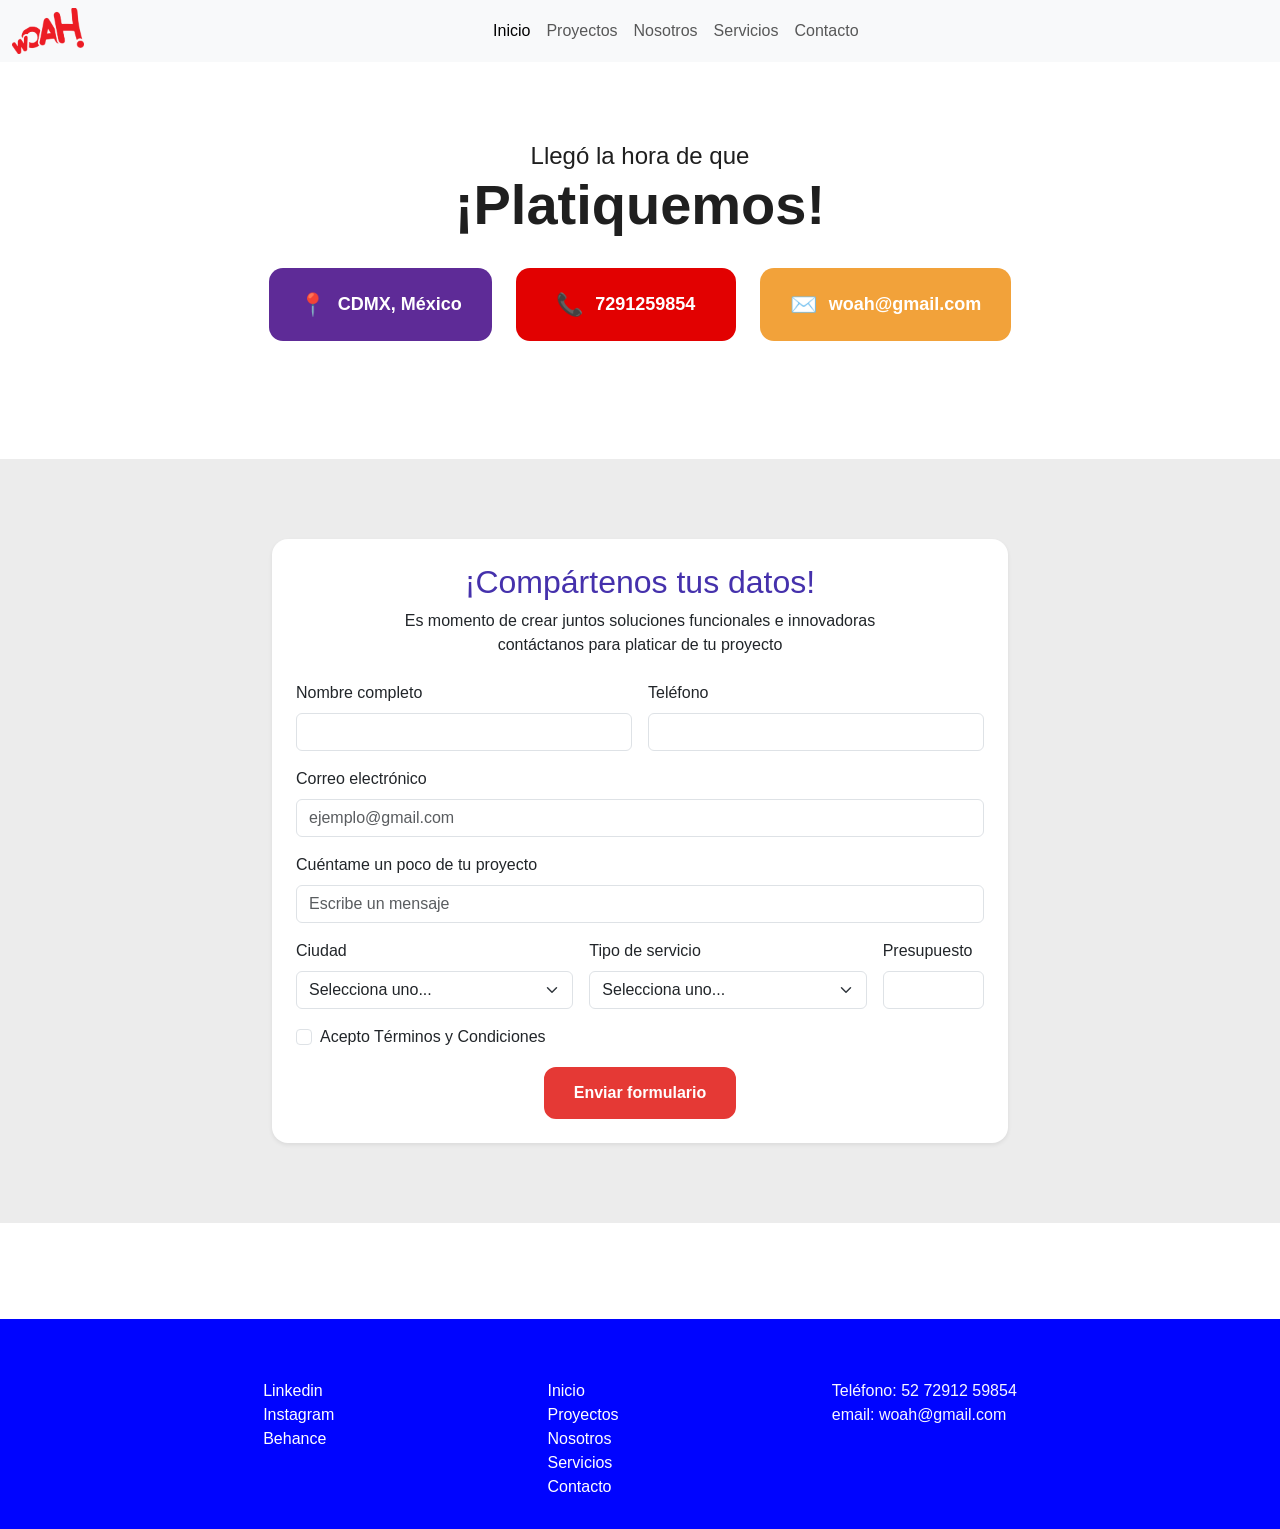
<file: pages/contacto.html>
<!DOCTYPE html>
<html lang="en">

<head>
  <meta charset="UTF-8">
  <meta name="viewport" content="width=device-width, initial-scale=1.0">
  <meta name="description" content="¿Quieres trabajar conmigo? Contáctame para colaborar en proyectos de diseño y desarrollo web o para crear nuevas experiencias digitales.">
  <meta name="author" content="Josué Rodríguez">
  <meta name="robots" content="index, follow">
  <title>PORTAFOLIO JOSUE UX UI</title>
  <link href="https://cdn.jsdelivr.net/npm/bootstrap@5.3.8/dist/css/bootstrap.min.css" rel="stylesheet"
    integrity="sha384-sRIl4kxILFvY47J16cr9ZwB07vP4J8+LH7qKQnuqkuIAvNWLzeN8tE5YBujZqJLB" crossorigin="anonymous">
  <link rel="stylesheet" href="../styles/styleswoah.css">
</head>

<body>


  <header>
    <nav class="navbar navbar-expand-lg bg-body-tertiary fixed-top">
      <div class="container-fluid">
        <img src="../img/logo rojo woah.png" alt="Woah Boutique logo" class="logo-img">
        <button class="navbar-toggler" type="button" data-bs-toggle="collapse" data-bs-target="#navbarNav"
          aria-controls="navbarNav" aria-expanded="false" aria-label="Toggle navigation">
          <span class="navbar-toggler-icon"></span>
        </button>
        <div class="justify-content-center collapse navbar-collapse" id="navbarNav">
          <ul class="navbar-nav">
            <li class="nav-item">
              <a class="nav-link active" aria-current="page" href="../index.html">Inicio</a>
            </li>
            <li class="nav-item">
              <a class="nav-link" href="../pages/proyectos.html">Proyectos</a>
            </li>
            <li class="nav-item">
              <a class="nav-link" href="../pages/nosotros.html">Nosotros</a>
            </li>
            <li class="nav-item">
              <a class="nav-link" href="../pages/servicios.html">Servicios</a>
            </li>
            <li class="nav-item">
              <a class="nav-link" href="#">Contacto</a>
            </li>
            </li>
          </ul>
        </div>
      </div>
    </nav>
  </header>

  <section>



    <main>
      <section class="contacto">
        <div class="contenedor-contacto">

          <h2 class="titulo-contacto">
            Llegó la hora de que
            <span class="titulo-grande">¡Platiquemos!</span>
          </h2>

          <div class="bloques-contacto">
            <div class="bloque-dato bloque-morado">
              <span class="icono">📍</span>
              <p class="texto-dato">CDMX, México</p>
            </div>

            <div class="bloque-dato bloque-rojo">
              <span class="icono">📞</span>
              <p class="texto-dato">7291259854</p>
            </div>

            <div class="bloque-dato bloque-naranja">
              <span class="icono">✉️</span>
              <p class="texto-dato">woah@gmail.com</p>
            </div>
          </div>

        </div>
      </section>




      <section>
        <section class="py-5 mb-5">
       <div class="container-form">
  <div class="container">
    <div class="row justify-content-center">
      <div class="col-lg-8 col-md-10">


                <div class="card shadow-sm p-4 rounded-4 border-0">

                  <h2 class="text-center mb-2">¡Compártenos tus datos!</h2>
                  <p class=" cuerpo-de-texto text-center mb-4"> Es momento de crear juntos soluciones funcionales e
                    innovadoras <br> contáctanos para platicar de tu proyecto</p>
                  <form class="row g-3">


                    <div class="col-md-6">
                      <label for="inputName" class="form-label">Nombre completo</label>
                      <input type="text" class="form-control" id="inputEmail4">
                    </div>


                    <div class="col-md-6">
                      <label for="inputTelefono" class="form-label">Teléfono</label>
                      <input type="password" class="form-control" id="inputTelefono">
                    </div>


                    <div class="col-12">
                      <label for="inputemail" class="form-label">Correo electrónico</label>
                      <input type="email" class="form-control" id="inputemail" placeholder="ejemplo@gmail.com">
                    </div>


                    <div class="col-12">
                      <label for="mensaje-proyecto" class="form-label">Cuéntame un poco de tu proyecto</label>
                      <input type="text" class="form-control" id="mensaje-proyecto" placeholder="Escribe un mensaje">
                    </div>


                    <div class="col-md-5">
                      <label for="inputciudad" class="form-label">Ciudad</label>
                      <select id="inputciudad" class="form-select">
                        <option selected>Selecciona uno...</option>
                        <option>CDMX</option>
                        <option>EdoMex</option>
                        <option>Otro</option>
                      </select>
                    </div>


                    <div class="col-md-5">
                      <label for="inputservicio" class="form-label">Tipo de servicio</label>
                      <select id="iinputservicio" class="form-select">
                        <option selected>Selecciona uno...</option>
                        <option>Diseño Web</option>
                        <option>Diseño de app mobile</option>
                        <option>Branding</option>
                        <option>Redes Sociales</option>
                      </select>
                    </div>


                    <div class="col-md-2">
                      <label for="inputpresupuesto" class="form-label">Presupuesto</label>
                      <input type="text" class="form-control" id="inputpresupuestop">
                    </div>


                    <div class="col-12">
                      <div class="form-check">
                        <input class="form-check-input" type="checkbox" id="gridCheck">
                        <label class="form-check-label" for="gridCheck">
                          Acepto Términos y Condiciones
                        </label>
                      </div>
                    </div>


                    <div class="col-12 text-center mt-3">
                      <button type="submit" class="btn btn-primary px-6">
                        Enviar formulario
                      </button>
                    </div>

                  </form>
                </div>

              </div>
            </div>
          </div>
        </section>

    </main>


    <footer>

      <div class="contenedor-footer">
        <ul class="lista-footer">
          <li> <a href="https://www.linkedin.com/in/josu%C3%A9-rodr%C3%ADguez-525868215/">Linkedin</a></li>
          <li> <a href="https://www.instagram.com/woahboutique_/?utm_source=ig_web_button_share_sheet">Instagram</a>
          </li>
          <li><a href="https://www.behance.net/memorm">Behance</a></li>
        </ul>

        <ul class="lista-footer">
          <li> <a href="../index.html">Inicio</a></li>
          <li><a href="../pages/proyectos.html">Proyectos</a></li>
          <li><a href="../pages/nosotros.html">Nosotros</a></li>
          <li><a href="../pages/servicios.html">Servicios</a></li>
          <li><a href="#">Contacto</a></li>
        </ul>

        <ul class="lista-footer">
          <li>Teléfono: 52 72912 59854</li>
          <li>email: woah@gmail.com</li>
        </ul>


      </div>

    </footer>

    <script src="https://cdn.jsdelivr.net/npm/bootstrap@5.3.8/dist/js/bootstrap.bundle.min.js"
      integrity="sha384-FKyoEForCGlyvwx9Hj09JcYn3nv7wiPVlz7YYwJrWVcXK/BmnVDxM+D2scQbITxI"
      crossorigin="anonymous"></script>
</body>

</html>
</file>
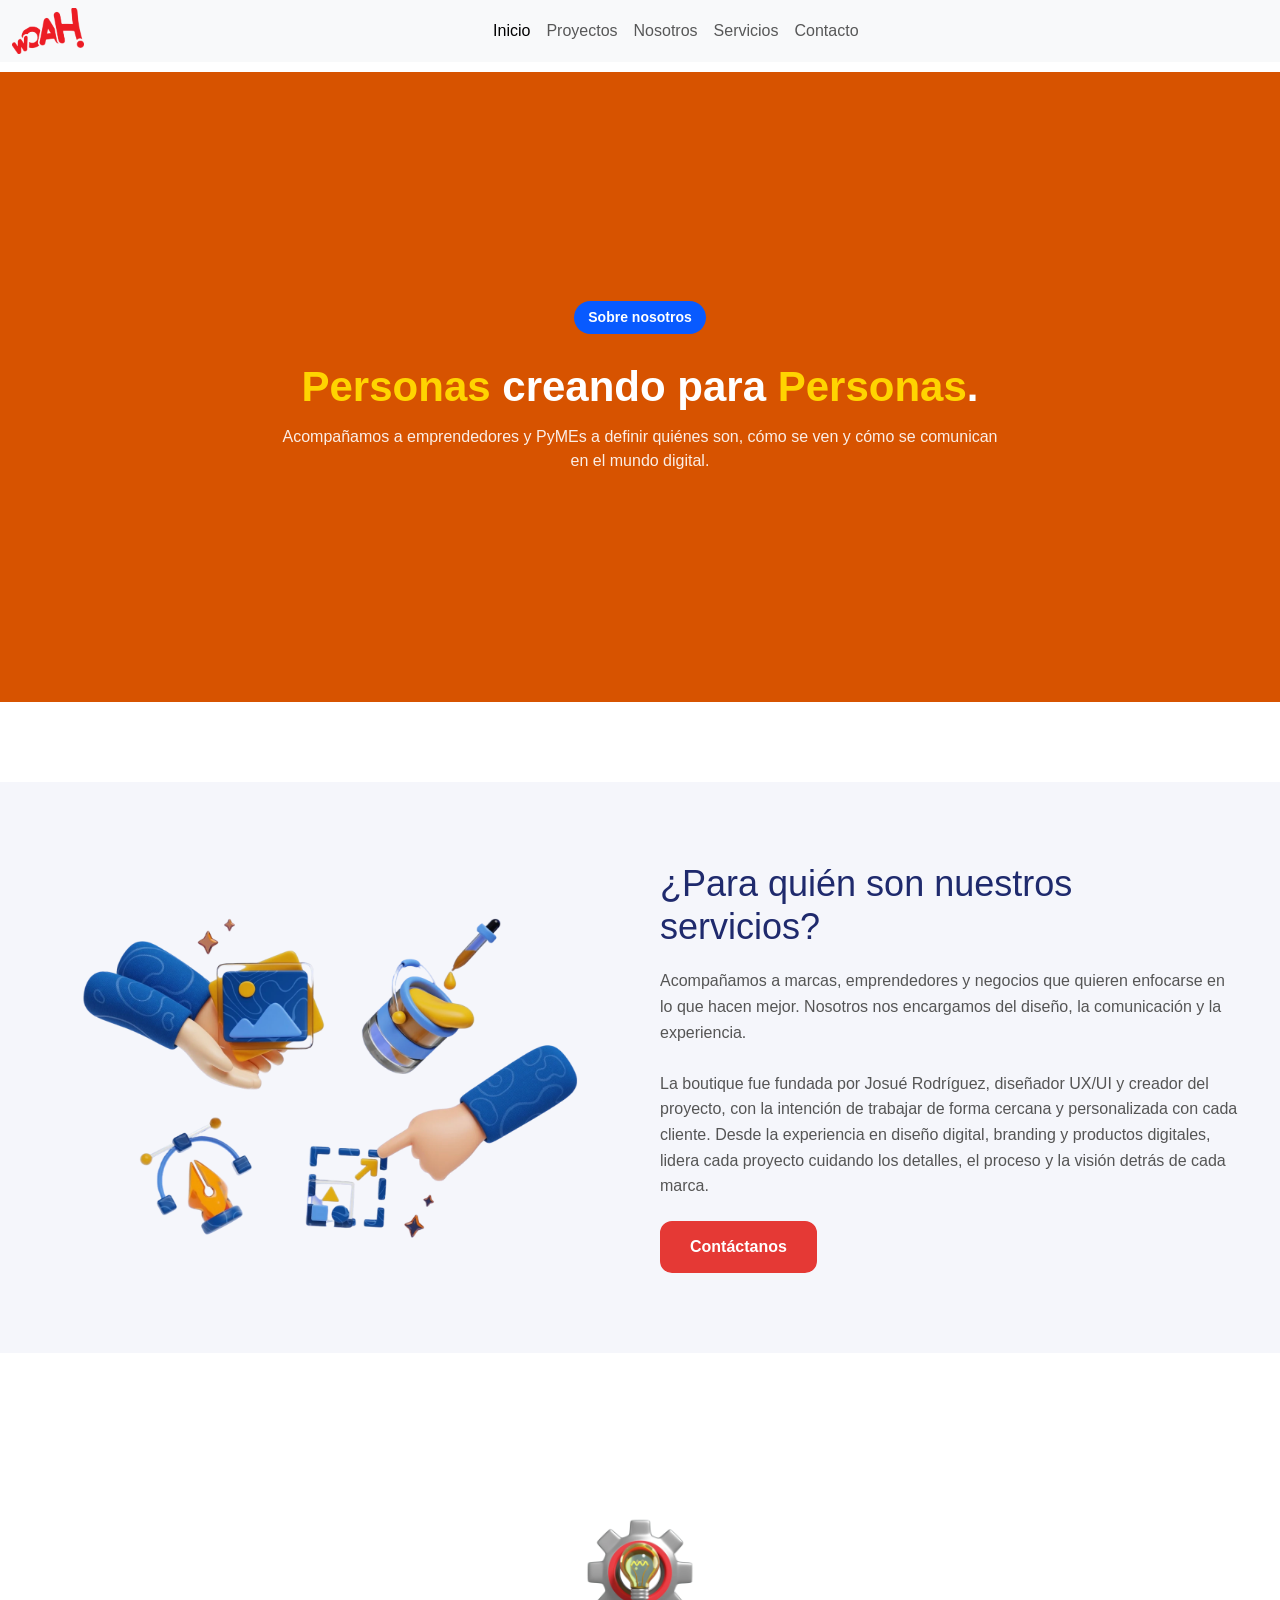
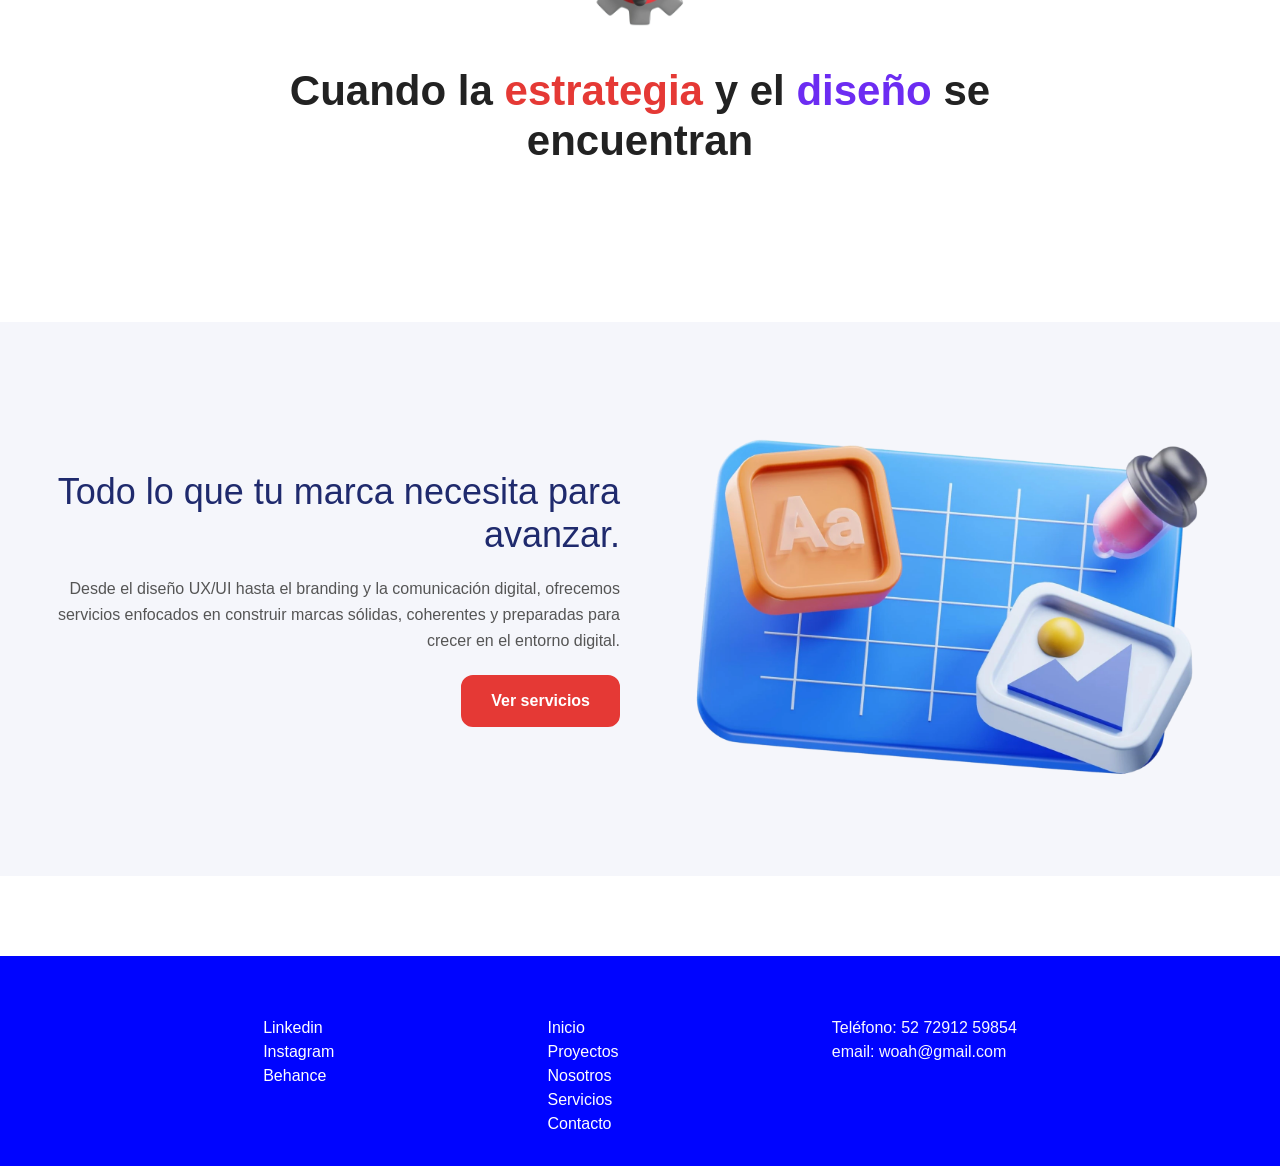
<file: pages/nosotros.html>
<!DOCTYPE html>
<html lang="en">

<head>
    <meta charset="UTF-8">
    <meta name="viewport" content="width=device-width, initial-scale=1.0">
    <meta name="description" content="Conoce a Josué, diseñador y desarrollador web apasionado por crear experiencias digitales modernas, funcionales y centradas en el usuario.">
    <meta name="author" content="Josué Rodríguez">
    <meta name="robots" content="index, follow">
    <title>PORTAFOLIO JOSUE UX UI</title>
    <link href="https://cdn.jsdelivr.net/npm/bootstrap@5.3.8/dist/css/bootstrap.min.css" rel="stylesheet"
        integrity="sha384-sRIl4kxILFvY47J16cr9ZwB07vP4J8+LH7qKQnuqkuIAvNWLzeN8tE5YBujZqJLB" crossorigin="anonymous">
    <link rel="stylesheet" href="../styles/styleswoah.css">
</head>

<body>


    <header>
        <nav class="navbar navbar-expand-lg bg-body-tertiary fixed-top">
            <div class="container-fluid">
                <img src="../img/logo rojo woah.png" alt="Woah Boutique logo" class="logo-img">
                <button class="navbar-toggler" type="button" data-bs-toggle="collapse" data-bs-target="#navbarNav"
                    aria-controls="navbarNav" aria-expanded="false" aria-label="Toggle navigation">
                    <span class="navbar-toggler-icon"></span>
                </button>
                <div class="justify-content-center collapse navbar-collapse" id="navbarNav">
                    <ul class="navbar-nav">
                        <li class="nav-item">
                            <a class="nav-link active" aria-current="page" href="../index.html">Inicio</a>
                        </li>
                        <li class="nav-item">
                            <a class="nav-link" href="../pages/proyectos.html">Proyectos</a>
                        </li>
                        <li class="nav-item">
                            <a class="nav-link" href="#">Nosotros</a>
                        </li>
                        <li class="nav-item">
                            <a class="nav-link" href="../pages/servicios.html">Servicios</a>
                        </li>
                        <li class="nav-item">
                            <a class="nav-link" href="../pages/contacto.html">Contacto</a>
                        </li>
                        </li>
                    </ul>
                </div>
            </div>
        </nav>
    </header>

    <main>
        <section class="hero-nosotros">
            <div class="hero-nos">
                <p class="hero-tag-nos">Sobre nosotros</p>

                <h1 class="hero-title">
                    <span class="acento-color">Personas</span> creando para
                    <span class="acento-color">Personas</span>.
                </h1>

                <p class="hero-subtitle">
                    Acompañamos a emprendedores y PyMEs a definir quiénes son, cómo se ven y cómo se comunican en el
                    mundo digital. </p>
            </div>
        </section>



        <section class="nosotros-historia">

            <div class="historia-contenido">


                <div class="historia-imagen">
                    <img src="../img/serv-diseno.webp" alt="Nuestra historia">
                </div>


                <div class="historia-texto">
                    <h2 class="historia-titulo">
                        ¿Para quién son nuestros servicios?
                    </h2>
                    <p>Acompañamos a marcas, emprendedores y negocios que quieren
                        enfocarse en lo que hacen mejor. Nosotros nos encargamos del
                        diseño, la comunicación y la experiencia. <br> <br>

                        La boutique fue fundada por Josué Rodríguez, diseñador UX/UI y creador del proyecto, con la
                        intención de trabajar de forma cercana y personalizada con cada cliente. Desde la experiencia en
                        diseño digital, branding y productos digitales, lidera cada proyecto cuidando los detalles, el
                        proceso y la visión detrás de cada marca.</p>

                    <a href="../pages/contacto.html" class="btn btn-primary nosotros-btn">Contáctanos</a>

                </div>
            </div>
        </section>


        <section class="seccion-frase-nosotros">
            <div class="frase-contenedor-nosotros">


                <div class="frase-imagen-nosotros">
                    <img src="../img/estrategia_y_dise_o.webp" alt="Estrategia y diseño">
                </div>


                <div class="frase-texto-nosotros">
                    <h2>
                        Cuando la
                        <span class="rojo">estrategia</span> y el
                        <span class="morado">diseño</span> se
                        encuentran
                    </h2>
                </div>

            </div>
        </section>



        <section class="nosotros-historia-2">

            <div class="historia-contenido-2">


                <div class="historia-imagen-2">
                    <img src="../img/branding-nosotros.webp" alt="Branding nosotros">
                </div>


                <div class="historia-texto-2">
                    <h2 class="historia-titulo-2">
                        Todo lo que tu marca necesita para avanzar.
                    </h2>
                    <p>Desde el diseño UX/UI hasta el branding y la comunicación digital, ofrecemos servicios enfocados
                        en construir marcas sólidas, coherentes y preparadas para crecer en el entorno digital.</p>

                    <a href="../pages/servicios.html" class="btn btn-primary nosotros-btn">Ver servicios</a>

                </div>
            </div>
        </section>





    </main>

    <footer>

        <div class="contenedor-footer">
            <ul class="lista-footer">
                <li> <a href="https://www.linkedin.com/in/josu%C3%A9-rodr%C3%ADguez-525868215/">Linkedin</a></li>
                <li> <a
                        href="https://www.instagram.com/woahboutique_/?utm_source=ig_web_button_share_sheet">Instagram</a>
                </li>
                <li><a href="https://www.behance.net/memorm">Behance</a></li>
            </ul>

            <ul class="lista-footer">
                <li> <a href="../index.html">Inicio</a></li>
                <li><a href="../pages/proyectos.html">Proyectos</a></li>
                <li><a href="#">Nosotros</a></li>
                <li><a href="../pages/servicios.html">Servicios</a></li>
                <li><a href="../pages/contacto.html">Contacto</a></li>
            </ul>

            <ul class="lista-footer">
                <li>Teléfono: 52 72912 59854</li>
                <li>email: woah@gmail.com</li>
            </ul>


        </div>

    </footer>

    <script src="https://cdn.jsdelivr.net/npm/bootstrap@5.3.8/dist/js/bootstrap.bundle.min.js"
        integrity="sha384-FKyoEForCGlyvwx9Hj09JcYn3nv7wiPVlz7YYwJrWVcXK/BmnVDxM+D2scQbITxI"
        crossorigin="anonymous"></script>
</body>

</html>
</file>
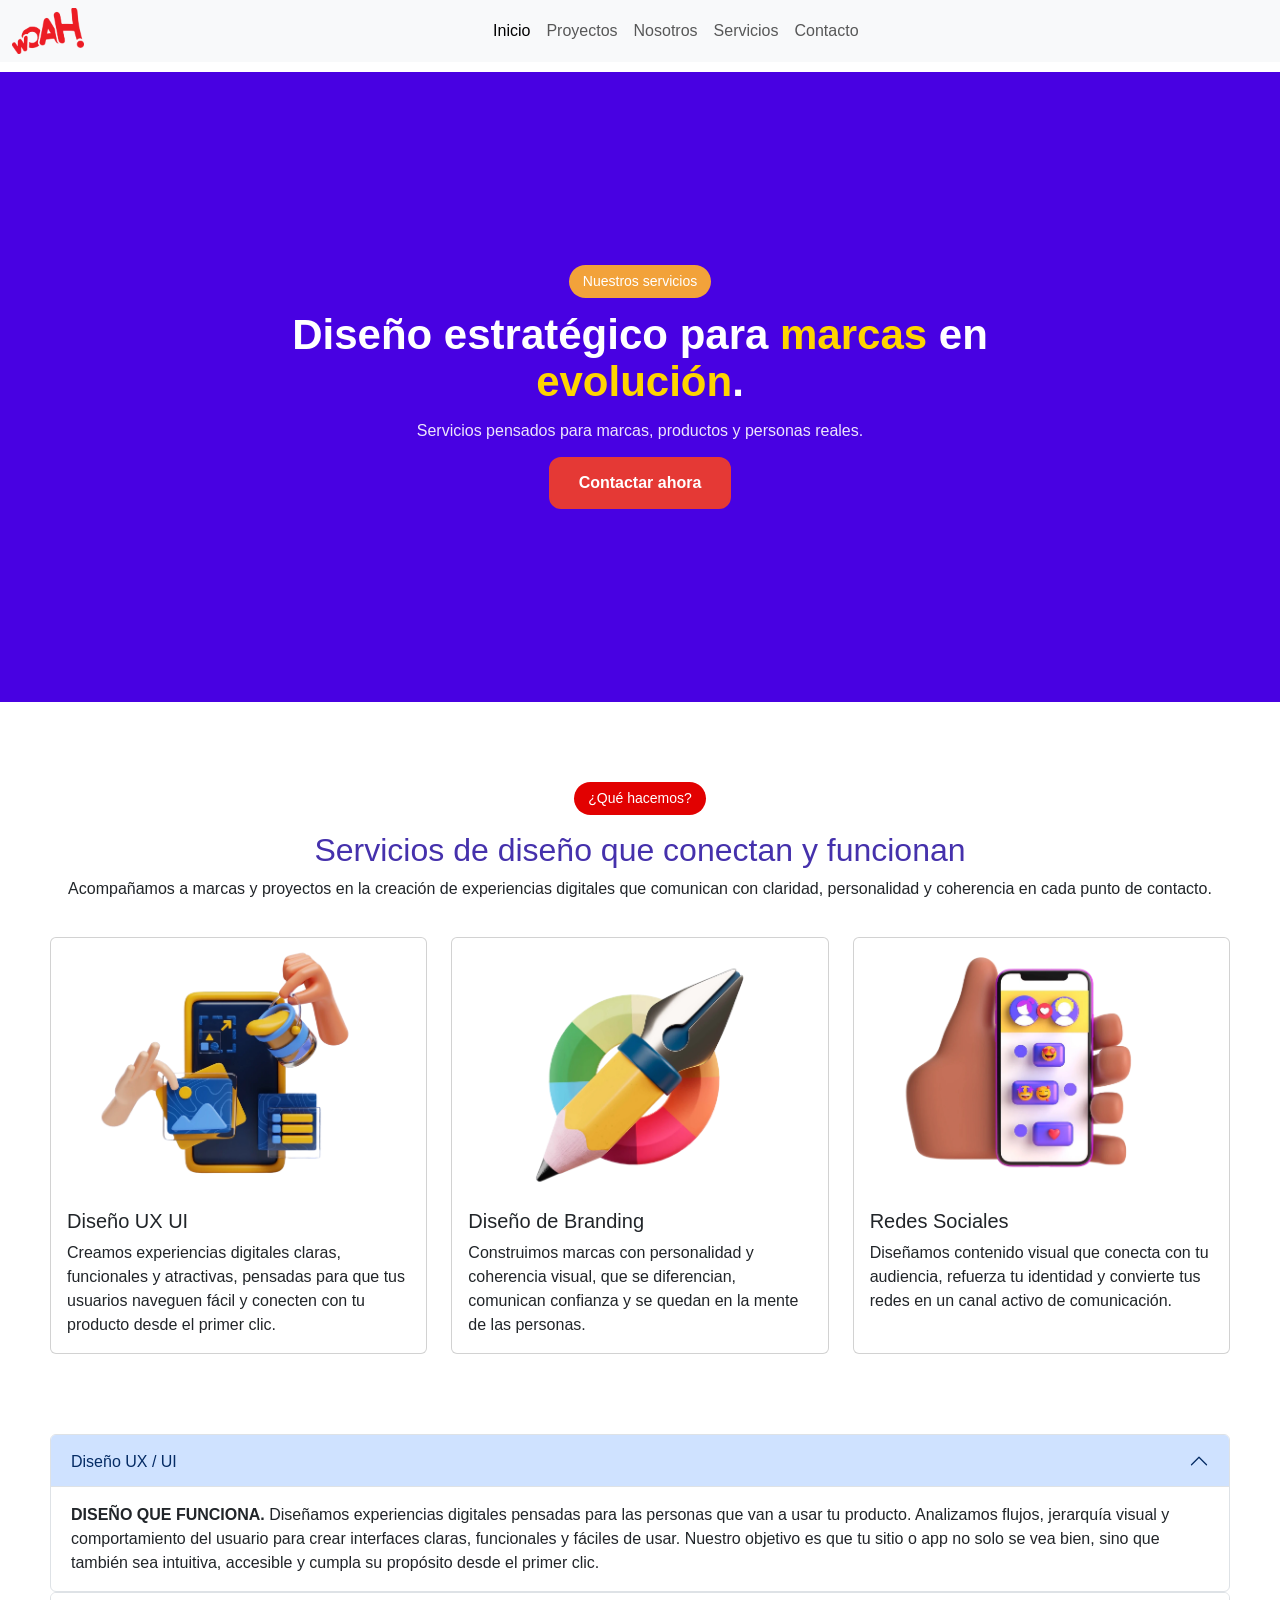
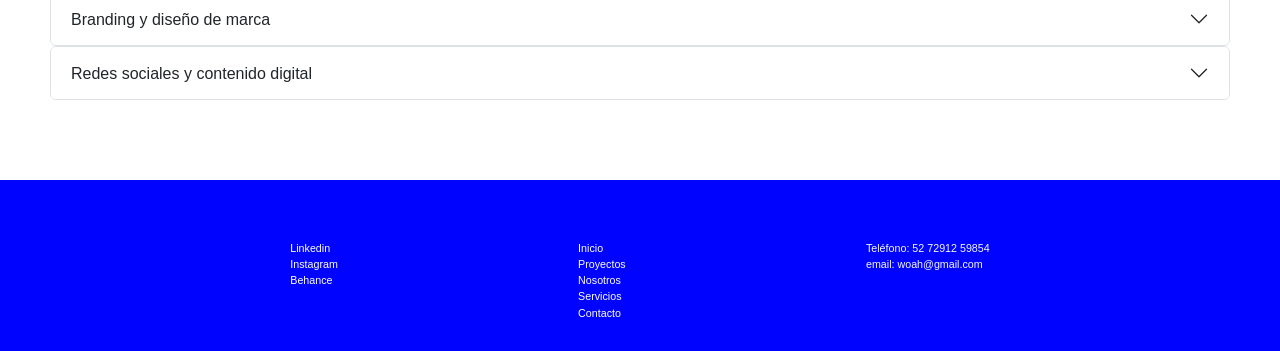
<file: pages/servicios.html>
<!DOCTYPE html>
<html lang="en">

<head>
  <meta charset="UTF-8">
  <meta name="viewport" content="width=device-width, initial-scale=1.0">
  <meta name="description" content="Servicios de diseño UX/UI y desarrollo web profesional. Ayudo a crear sitios modernos, funcionales y optimizados para ofrecer mejores experiencias digitales.">
  <meta name="author" content="Josué Rodríguez">
  <meta name="robots" content="index, follow">
  <title>PORTAFOLIO JOSUE UX UI</title>
  <link href="https://cdn.jsdelivr.net/npm/bootstrap@5.3.8/dist/css/bootstrap.min.css" rel="stylesheet"
    integrity="sha384-sRIl4kxILFvY47J16cr9ZwB07vP4J8+LH7qKQnuqkuIAvNWLzeN8tE5YBujZqJLB" crossorigin="anonymous">
  <link rel="stylesheet" href="../styles/styleswoah.css">
</head>

<body>


  <header>
    <nav class="navbar navbar-expand-lg bg-body-tertiary fixed-top">
      <div class="container-fluid">
        <img src="../img/logo rojo woah.png" alt="Woah Boutique logo" class="logo-img">
        <button class="navbar-toggler" type="button" data-bs-toggle="collapse" data-bs-target="#navbarNav"
          aria-controls="navbarNav" aria-expanded="false" aria-label="Toggle navigation">
          <span class="navbar-toggler-icon"></span>
        </button>
        <div class="justify-content-center collapse navbar-collapse" id="navbarNav">
          <ul class="navbar-nav">
            <li class="nav-item">
              <a class="nav-link active" aria-current="page" href="../index.html">Inicio</a>
            </li>
            <li class="nav-item">
              <a class="nav-link" href="../pages/proyectos.html">Proyectos</a>
            </li>
            <li class="nav-item">
              <a class="nav-link" href="../pages/nosotros.html">Nosotros</a>
            </li>
            <li class="nav-item">
              <a class="nav-link" href="#">Servicios</a>
            </li>
            <li class="nav-item">
              <a class="nav-link" href="../pages/contacto.html">Contacto</a>
            </li>
            </li>
          </ul>
        </div>
      </div>
    </nav>
  </header>

  <main>

    <section class="hero-serv">
      <div class="hero-servicios">
        <p class="hero-tag-serv">Nuestros servicios</p>

        <h1 class="hero-title">
          Diseño estratégico
          para <span class="acento-color">marcas</span> en
          <span class="acento-color">evolución</span>.
        </h1>

        <p class="hero-subtitle">
          Servicios pensados para marcas, productos y personas reales.
        </p>

        <a href="../pages/contacto.html" class="btn btn-primary hero-btn">Contactar ahora</a>
      </div>
    </section>



    <section class="intro-serv">
      <div class="serv-content">
        <p class="hero-tag-serv-intro">¿Qué hacemos?</p>
      </div>
      <div class="About us">
        <h2>Servicios de diseño que conectan y funcionan</h2>
        <p class="cuerpo-de-texto">Acompañamos a marcas y proyectos en la creación de experiencias digitales que
          comunican con claridad, personalidad y coherencia en cada punto de contacto.</p>
      </div>
      </div>
    </section>




    <section class="cards-servicios">
      <div class="row row-cols-1 row-cols-md-3 g-4">
        <div class="col">
          <div class="card h-100">
            <img src="../img/ux.webp" class="card-img-top" alt="...">
            <div class="card-body">
              <h5 class="card-title">Diseño UX UI</h5>
              <p class="card-text">Creamos experiencias digitales claras, funcionales y atractivas, pensadas para que
                tus usuarios naveguen fácil y conecten con tu producto desde el primer clic.</p>
            </div>
          </div>
        </div>
        <div class="col">
          <div class="card h-100">
            <img src="../img/branding.webp" class="card-img-top" alt="...">
            <div class="card-body">
              <h5 class="card-title">Diseño de Branding</h5>
              <p class="card-text">Construimos marcas con personalidad y coherencia visual, que se diferencian,
                comunican confianza y se quedan en la mente de las personas.</p>
            </div>
          </div>
        </div>
        <div class="col">
          <div class="card h-100">
            <img src="../img/redes_sociales.webp" class="card-img-top" alt="...">
            <div class="card-body">
              <h5 class="card-title">Redes Sociales</h5>
              <p class="card-text">Diseñamos contenido visual que conecta con tu audiencia, refuerza tu identidad y
                convierte tus redes en un canal activo de comunicación.</p>
            </div>
          </div>
        </div>
      </div>
    </section>

    <section class="acordeon">
      <div class="accordion" id="accordionExample">
        <div class="accordion-item">
          <h2 class="accordion-header">
            <button class="accordion-button" type="button" data-bs-toggle="collapse" data-bs-target="#collapseOne"
              aria-expanded="true" aria-controls="collapseOne">
              Diseño UX / UI
            </button>
          </h2>
          <div id="collapseOne" class="accordion-collapse collapse show" data-bs-parent="#accordionExample">
            <div class="accordion-body">
              <strong>DISEÑO QUE FUNCIONA.</strong> Diseñamos experiencias digitales pensadas para las personas que van
              a usar tu producto. Analizamos flujos, jerarquía visual y comportamiento del usuario para crear interfaces
              claras, funcionales y fáciles de usar.

              Nuestro objetivo es que tu sitio o app no solo se vea bien, sino que también sea intuitiva, accesible y
              cumpla su propósito desde el primer clic.<code>
      </div>
    </div>
  </div>
  <div class="accordion-item">
    <h2 class="accordion-header">
      <button class="accordion-button collapsed" type="button" data-bs-toggle="collapse" data-bs-target="#collapseTwo" aria-expanded="false" aria-controls="collapseTwo">
      Branding y diseño de marca
      </button>
    </h2>
    <div id="collapseTwo" class="accordion-collapse collapse" data-bs-parent="#accordionExample">
      <div class="accordion-body">
        <strong>IDENTIDAD PROPIA.</strong> Construimos marcas con personalidad, coherencia y una identidad visual sólida. Desde el logotipo hasta los colores, tipografías y aplicaciones, cuidamos cada detalle para que tu marca comunique quién eres y conecte con tu audiencia.

Trabajamos el diseño como una herramienta estratégica que te ayude a diferenciarte y a mantener una presencia consistente en todos tus canales.<code>
      </div>
    </div>
  </div>
  <div class="accordion-item">
    <h2 class="accordion-header">
      <button class="accordion-button collapsed" type="button" data-bs-toggle="collapse" data-bs-target="#collapseThree" aria-expanded="false" aria-controls="collapseThree">
        Redes sociales y contenido digital
      </button>
    </h2>
    <div id="collapseThree" class="accordion-collapse collapse" data-bs-parent="#accordionExample">
      <div class="accordion-body">
        <strong>PRESENCIA DIGITAL.</strong> Diseñamos contenido visual pensado para redes sociales que conecta con tu comunidad y refuerza la identidad de tu marca. Creamos piezas gráficas claras, atractivas y alineadas con tus objetivos de comunicación.

Ya sea para lanzar un producto, fortalecer tu presencia o comunicar mejor tus servicios, te ayudamos a mantener una imagen profesional y cercana en el entorno digital.<code>
      </div>
    </div>
  </div>
</div>




</section>




</main>


    <footer>

        <div class="contenedor-footer">
            <ul class="lista-footer">
                <li> <a href="https://www.linkedin.com/in/josu%C3%A9-rodr%C3%ADguez-525868215/">Linkedin</a></li>
                <li> <a
                        href="https://www.instagram.com/woahboutique_/?utm_source=ig_web_button_share_sheet">Instagram</a>
                </li>
                <li><a href="https://www.behance.net/memorm">Behance</a></li>
            </ul>

            <ul class="lista-footer">
                <li> <a href="../index.html">Inicio</a></li>
                <li><a href="../pages/proyectos.html">Proyectos</a></li>
                <li><a href="../pages/nosotros.html">Nosotros</a></li>
                <li><a href="#">Servicios</a></li>
                <li><a href="../pages/contacto.html">Contacto</a></li>
            </ul>

            <ul class="lista-footer">
                <li>Teléfono: 52 72912 59854</li>
                <li>email: woah@gmail.com</li>
            </ul>


        </div>

    </footer>

    <script src="https://cdn.jsdelivr.net/npm/bootstrap@5.3.8/dist/js/bootstrap.bundle.min.js"
        integrity="sha384-FKyoEForCGlyvwx9Hj09JcYn3nv7wiPVlz7YYwJrWVcXK/BmnVDxM+D2scQbITxI"
        crossorigin="anonymous"></script>
</body>

</html>
</file>
<file: styles/styleswoah.css>
@charset "UTF-8";
/* UTILITIES */
/*Mis Variables*/
/* Mixins */
/* BASE */
* {
  margin: 0;
  padding: 0;
  box-sizing: border-box;
}

/* UTILITIES */
.title1 {
  text-align: center;
  color: orangered;
  font-family: Arial, Helvetica, sans-serif;
  padding: 20px;
}

h2 {
  text-align: center;
  color: rgb(69, 49, 172);
  font-family: Arial, Helvetica, sans-serif;
}

/* LAYOUT */
/* UTILITIES */
body {
  padding-top: 72px;
  font-family: Arial, Helvetica, sans-serif;
}

/* UTILITIES */
footer {
  color: ghostwhite;
  font-family: Arial, Helvetica, sans-serif;
  background-color: rgb(0, 4, 255);
  display: block;
  padding: 30px 16px;
}
footer .contenedor-footer {
  display: flex;
  justify-content: space-evenly;
  gap: 60px;
  max-width: 1100px;
  margin: 30px auto 0 auto;
  padding: 0 20px;
}
footer .contenedor-footer .lista-footer {
  list-style: none;
  margin: 0;
  padding: 0;
}
footer .contenedor-footer .lista-footer a {
  color: #ffffff;
  text-decoration: none;
}
footer .contenedor-footer .lista-footer li {
  overflow-wrap: anywhere;
  word-break: break-word;
}

@media (max-width: 500px) {
  footer .contenedor-footer {
    flex-direction: column;
    align-items: center;
    text-align: center;
  }
}
.logo-img {
  height: 46px;
  width: auto;
}

/* COMPONENTES*/
/* UTILITIES */
.btn-primary {
  background-color: #e53935;
  border: 2px solid #e53935;
  color: #ffffff;
  font-weight: 600;
  padding: 12px 28px;
  border-radius: 12px;
  transition: all 0.3s ease;
}
.btn-primary:hover {
  background-color: #5e2b97;
  border-color: #5e2b97;
  color: #ffffff;
}
.btn-primary:active {
  background-color: #33115a !important;
  border-color: #33115a !important;
}
.btn-primary:focus, .btn-primary:focus-visible {
  outline: none !important;
  box-shadow: none !important;
}

/* UTILITIES */
@media (max-width: 500px) {
  .carousel-control-prev,
  .carousel-control-next {
    display: none;
  }
}
/* UTILITIES */
.contenedor-mio {
  padding: 25px 0px 40px 0px;
}

.galeria {
  display: grid;
  grid-template-columns: repeat(4, 1fr);
  gap: 12px;
  max-width: 1100px;
  margin: 0 auto;
}
.galeria > * {
  overflow: hidden;
  border-radius: 10px;
}
.galeria img {
  width: 100%;
  height: 180px;
  object-fit: cover;
  border-radius: 10px;
  transition: transform 0.35s ease, box-shadow 0.35s ease;
}
.galeria img:hover {
  transform: scale(1.05);
  box-shadow: 0 10px 25px rgba(0, 0, 0, 0.15);
}

@media (max-width: 500px) {
  .galeria {
    grid-template-columns: 1fr;
  }
  .galeria img {
    height: 220px;
  }
}
/* UTILITIES */
.acento-color {
  color: #ffd400;
}

.hero-tag {
  background: #5e2b97;
  color: #ffffff;
  padding: 6px 14px;
  border-radius: 100px;
  font-size: 14px;
  display: inline-block;
  width: fit-content;
}

.hero-tag-proyectos {
  background: #ff9f0f;
  color: #ffffff;
  padding: 6px 16px;
  border-radius: 100px;
  font-size: 14px;
  display: inline-block;
  width: fit-content;
  margin: 0 auto;
}

.rojo {
  color: #e53935;
}

.morado {
  color: #6c2cf2;
}

.amarillo {
  color: #f4a62a;
}

/* PAGINAS */
/* UTILITIES */
.container-form {
  background-color: rgb(236, 236, 236);
  padding: 80px 0px;
}

.contacto {
  background-color: #ffffff;
  padding: 70px 20px;
  text-align: center;
}

.contenedor-contacto {
  max-width: 1100px;
  margin: 0 auto;
  text-align: center;
}

.titulo-contacto {
  font-size: 24px;
  font-weight: 400;
  margin-bottom: 30px;
  color: #1f1f1f;
}

.titulo-grande {
  display: flex;
  font-size: 56px;
  font-weight: 700;
  justify-content: center;
  text-align: center;
}

.bloques-contacto {
  display: flex;
  justify-content: center;
  gap: 24px;
  flex-wrap: wrap;
}
.bloques-contacto .bloque-dato {
  display: flex;
  align-items: center;
  gap: 12px;
  padding: 20px 30px;
  border-radius: 14px;
  color: #ffffff;
  min-width: 220px;
  justify-content: center;
}
.bloques-contacto .bloque-dato .icono {
  font-size: 22px;
}
.bloques-contacto .bloque-dato .texto-dato {
  margin: 0;
  font-size: 18px;
  font-weight: 600;
}

.bloque-morado {
  background-color: #5e2b97;
}

.bloque-rojo {
  background-color: #e20101;
}

.bloque-naranja {
  background-color: #f2a23a;
}

@media (max-width: 500px) {
  .titulo-contacto {
    font-size: 28px;
  }
  .titulo-grande {
    font-size: 52px;
  }
  .bloque-dato {
    width: 100%;
    max-width: 350px;
  }
}
/* UTILITIES */
/* Hero/Home  */
.hero {
  background-color: #e20101;
  min-height: 70vh;
  display: flex;
  align-items: center;
  justify-content: center;
  text-align: center;
}
.hero .hero-content {
  display: flex;
  flex-direction: column;
  align-items: center;
  gap: 14px;
  max-width: 900px;
}
.hero .hero-content .avatar-perfil {
  width: 70px;
  height: 70px;
  border-radius: 50%;
  object-fit: cover;
  margin-bottom: 10px;
  border: 3px solid #ffffff;
}
.hero .hero-content .hero-tag {
  background: #5e2b97;
  color: #ffffff;
}
.hero .hero-content .hero-title {
  color: #ffffff;
  font-size: 42px;
  line-height: 1.1;
  margin: 0;
  font-weight: 800;
}
.hero .hero-content .hero-subtitle {
  color: rgba(255, 255, 255, 0.9);
  font-size: 16px;
  margin: 0;
}
.hero .hero-content .hero-btn {
  background-color: #ffffff !important;
  border: 2px solid #ffffff !important;
  color: #5e2b97 !important;
  font-weight: 600;
  margin-top: 10px;
}
.hero .hero-content .hero-btn:hover {
  background-color: #5e2b97 !important;
  border: 2px solid #5e2b97 !important;
  color: #ffffff !important;
  font-weight: 600;
}
.hero .hero-content .hero-btn:focus, .hero .hero-content .hero-btn:active {
  outline: none !important;
  box-shadow: none !important;
}

/* Nosotros home */
.nosotros {
  padding: 80px 0px;
  text-align: center;
}
.nosotros .nosotros-content {
  display: flex;
  flex-direction: column;
  align-items: center;
  gap: 14px;
  max-width: 1700px;
  margin: 0 auto;
  text-align: center;
}

.texto-nosotros {
  font-family: Arial, Helvetica, sans-serif;
  color: rgb(21, 21, 30);
  text-align: center;
  max-width: 900px;
  margin: 0 auto 25px auto;
  font-size: 18px;
}

/*Cómo se hace  */
.como-se-hace {
  background-color: rgb(236, 236, 236);
  padding: 60px 20px;
  text-align: center;
}
.como-se-hace .cuerpo-de-texto {
  margin: 0 0 14px 0;
  font-size: 16px;
  font-weight: 600;
  text-align: center;
}
.como-se-hace .etiquetas {
  display: flex;
  align-items: center;
  justify-content: center;
  flex-wrap: wrap;
  gap: 12px;
  margin-bottom: 25px;
}
.como-se-hace .etiquetas .etiqueta {
  padding: 10px 18px;
  border-radius: 999px;
  color: #ffffff;
  font-size: 16px;
  display: inline-flex;
  align-items: center;
  gap: 8px;
}

.etiqueta-roja {
  background: #e20101;
}
.etiqueta-roja::before {
  content: "📣";
}

.etiqueta-azul {
  background: #004cff;
}
.etiqueta-azul::before {
  content: "💻";
}

.etiqueta-morada {
  background: #5e2b97;
}
.etiqueta-morada::before {
  content: "✨";
}

.etiqueta-naranja {
  background: #ffad3b;
}
.etiqueta-naranja::before {
  content: "💡";
}

@media (max-width: 500px) {
  .hero .hero-content .hero-title {
    font-size: 28px;
  }
  .como-se-hace h2 {
    font-size: 34px;
  }
  .como-se-hace .texto-nosotros {
    font-size: 16px;
  }
  .como-se-hace .etiqueta {
    font-size: 14px;
    padding: 9px 14px;
  }
}
/* UTILITIES */
.hero-nosotros {
  background-color: #d75300;
  min-height: 70vh;
  display: flex;
  align-items: center;
  justify-content: center;
  text-align: center;
}
.hero-nosotros .hero-nos {
  display: flex;
  flex-direction: column;
  align-items: center;
  gap: 14px;
  max-width: 900px;
  text-align: center;
  padding: 0 20px;
}
.hero-nosotros .hero-nos .hero-tag-nos {
  background: #085aff;
  color: #ffffff;
  padding: 6px 14px;
  border-radius: 100px;
  font-size: 14px;
  display: inline-block;
  font-weight: 600;
}
.hero-nosotros .hero-nos .hero-title {
  color: #ffffff;
  font-size: 42px;
  line-height: 1.1;
  margin: 0;
  font-weight: 800;
}
.hero-nosotros .hero-nos .hero-title .acento-color {
  color: #ffd400;
  font-weight: 800;
}
.hero-nosotros .hero-nos .hero-subtitle {
  color: rgba(255, 255, 255, 0.9);
  font-size: 16px;
  margin: 0;
  max-width: 720px;
}

.nosotros-historia {
  padding: 80px 20px;
  background-color: #f5f6fb;
  margin: 80px 0px;
}
.nosotros-historia .historia-contenido {
  max-width: 1200px;
  margin: 0 auto;
  display: flex;
  align-items: center;
  gap: 40px;
}
.nosotros-historia .historia-contenido .historia-imagen {
  flex: 1;
  overflow: hidden;
}
.nosotros-historia .historia-contenido .historia-imagen img {
  width: 100%;
  border-radius: 12px;
  display: block;
  transition: transform 0.35s ease;
  transform: scale(1);
}
.nosotros-historia .historia-contenido .historia-imagen img:hover {
  transform: scale(1.03);
}
.nosotros-historia .historia-contenido .historia-texto {
  flex: 1;
  text-align: left;
}
.nosotros-historia .historia-contenido .historia-texto .historia-titulo {
  font-size: 36px;
  margin-bottom: 20px;
  color: #1f2a6d;
  font-weight: 400;
  text-align: left;
}
.nosotros-historia .historia-contenido .historia-texto p {
  font-size: 16px;
  line-height: 1.6;
  margin: 0 0 22px 0;
  color: #555;
  font-weight: 400;
}
.nosotros-historia .historia-contenido .historia-texto .nosotros-btn {
  display: inline-block;
}

.seccion-frase-nosotros {
  background: #ffffff;
  margin: 150px 0px;
}
.seccion-frase-nosotros .frase-contenedor-nosotros {
  max-width: 900px;
  margin: 0 auto;
  display: flex;
  flex-direction: column;
  align-items: center;
  justify-content: center;
  gap: 20px;
  padding: 0 20px;
}
.seccion-frase-nosotros .frase-contenedor-nosotros .frase-imagen-nosotros {
  overflow: hidden;
}
.seccion-frase-nosotros .frase-contenedor-nosotros .frase-imagen-nosotros img {
  width: 140px;
  display: block;
  transition: transform 0.35s ease;
  transform: scale(1);
}
.seccion-frase-nosotros .frase-contenedor-nosotros .frase-imagen-nosotros img:hover {
  transform: scale(1.06);
}
.seccion-frase-nosotros .frase-contenedor-nosotros .frase-texto-nosotros h2 {
  font-size: 42px;
  font-weight: 700;
  text-align: center;
  margin: 0;
  color: #222;
  padding: 5px 10px;
}

.nosotros-historia-2 {
  padding: 80px 20px;
  background-color: #f5f6fb;
  margin: 80px 0px;
}
.nosotros-historia-2 .historia-contenido-2 {
  max-width: 1200px;
  margin: 0 auto;
  display: flex;
  align-items: center;
  gap: 40px;
  flex-direction: row-reverse;
}
.nosotros-historia-2 .historia-contenido-2 .historia-imagen-2 {
  flex: 1;
  overflow: hidden;
}
.nosotros-historia-2 .historia-contenido-2 .historia-imagen-2 img {
  width: 100%;
  border-radius: 12px;
  display: block;
  transition: transform 0.35s ease;
  transform: scale(1);
}
.nosotros-historia-2 .historia-contenido-2 .historia-imagen-2 img:hover {
  transform: scale(1.03);
}
.nosotros-historia-2 .historia-contenido-2 .historia-texto-2 {
  flex: 1;
  text-align: right;
}
.nosotros-historia-2 .historia-contenido-2 .historia-texto-2 .historia-titulo-2 {
  font-size: 36px;
  margin-bottom: 20px;
  color: #1f2a6d;
  text-align: right;
  font-weight: 400;
}
.nosotros-historia-2 .historia-contenido-2 .historia-texto-2 p {
  font-size: 16px;
  line-height: 1.6;
  margin: 0 0 22px 0;
  color: #555;
  font-weight: 400;
}

@media (max-width: 500px) {
  .hero-nosotros .hero-nos .hero-title {
    font-size: 34px;
  }
  .nosotros-historia {
    padding: 60px 20px;
  }
  .nosotros-historia .historia-contenido {
    flex-direction: column;
    gap: 30px;
  }
  .nosotros-historia .historia-contenido .historia-texto {
    text-align: center;
  }
  .nosotros-historia .historia-contenido .historia-texto .historia-titulo {
    text-align: center;
    font-size: 28px;
  }
  .nosotros-historia-2 {
    padding: 60px 20px;
  }
  .nosotros-historia-2 .historia-contenido-2 {
    flex-direction: column;
    gap: 30px;
  }
  .nosotros-historia-2 .historia-contenido-2 .historia-texto-2 {
    text-align: center;
  }
  .nosotros-historia-2 .historia-contenido-2 .historia-texto-2 .historia-titulo-2 {
    text-align: center;
    font-size: 28px;
  }
}
/* UTILITIES */
.section2 {
  text-align: center;
  background-color: rgb(255, 149, 0);
  color: ghostwhite;
}

.proyectos {
  margin-top: 60px;
  text-align: center;
}
.proyectos .cuerpo-de-texto {
  text-align: center;
  max-width: 900px;
  margin: 0 auto 14px auto;
}
.proyectos .card {
  border-radius: 12px;
  overflow: hidden;
  transform: translateZ(0);
  will-change: transform;
  transition: transform 0.35s ease, box-shadow 0.35s ease;
}
.proyectos .card:hover {
  transform: scale(1.03) rotate(-1deg);
  box-shadow: 0 14px 30px rgba(0, 0, 0, 0.1);
}
.proyectos .card:focus-within {
  transform: scale(1.03) rotate(-1deg);
  box-shadow: 0 14px 30px rgba(0, 0, 0, 0.1);
}
.proyectos .card-img-top {
  transition: transform 0.35s ease;
}
.proyectos .card:hover .card-img-top,
.proyectos .card:focus-within .card-img-top {
  transform: scale(1.04);
}

figure {
  text-align: center;
}

.img_proyectos {
  width: 400px;
}

/* Proyectos header */
.header-proyectos {
  background: #2f67ff;
  padding: 80px 15px;
  color: #ffffff;
  text-align: center;
}
.header-proyectos .contenido-header {
  max-width: 900px;
  margin: 0 auto;
  text-align: center;
  display: flex;
  flex-direction: column;
  gap: 12px;
}
.header-proyectos .contenido-header .texto-arriba {
  font-size: 18px;
  opacity: 0.9;
  margin: 0;
}
.header-proyectos .contenido-header .titulo-grande-proyectos {
  font-size: 42px;
  font-weight: 800;
  margin: 0;
  color: #ffffff;
}
.header-proyectos .contenido-header .texto-abajo {
  font-size: 18px;
  margin: 0;
  opacity: 0.9;
}
.header-proyectos .contenido-header .zona-logos {
  width: 100%;
  margin-top: 30px;
  overflow: hidden;
}
.header-proyectos .contenido-header .zona-logos .carrusel-pequeno {
  width: 100%;
  max-width: 500px;
  margin: 0 auto;
}
.header-proyectos .contenido-header .zona-logos .carrusel-pequeno .carousel,
.header-proyectos .contenido-header .zona-logos .carrusel-pequeno .carousel-inner,
.header-proyectos .contenido-header .zona-logos .carrusel-pequeno .carousel-item {
  width: 100%;
  max-width: 100%;
}
.header-proyectos .contenido-header .zona-logos .carrusel-pequeno .logo-carrusel {
  width: 100%;
  max-width: 100%;
  height: auto;
  display: block;
}

/* frase proyectos */
.seccion-frase {
  padding: 60px 20px;
  background: #ffffff;
}
.seccion-frase .frase-contenedor {
  max-width: 900px;
  margin: 0 auto;
  display: flex;
  flex-direction: column;
  align-items: center;
  justify-content: center;
  gap: 20px;
}
.seccion-frase .frase-contenedor .frase-imagen img {
  width: 140px;
}
.seccion-frase .frase-contenedor .frase-texto h2 {
  font-size: 42px;
  font-weight: 800;
  text-align: center;
  margin: 0;
  color: #222;
  padding: 5px 10px;
}

@media (max-width: 500px) {
  .seccion-frase .frase-texto h2 {
    font-size: 30px;
  }
  .seccion-frase .frase-imagen img {
    width: 110px;
  }
}
/* UTILITIES */
.cards-servicios {
  margin: 0px 50px 80px 50px;
}
.cards-servicios .card {
  transition: transform 0.35s ease, box-shadow 0.35s ease;
  transform: translateZ(0);
  transform-origin: center;
  overflow: hidden;
}
.cards-servicios .card:hover {
  transform: scale(1.03) rotate(-0.8deg);
  box-shadow: 0 14px 32px rgba(0, 0, 0, 0.12);
}

.hero-serv {
  background-color: #4801e2;
  min-height: 70vh;
  display: flex;
  align-items: center;
  justify-content: center;
  text-align: center;
  padding: 80px 15px;
}
.hero-serv .hero-servicios {
  display: flex;
  flex-direction: column;
  align-items: center;
  gap: 14px;
  max-width: 900px;
  margin: 0 auto;
  text-align: center;
}
.hero-serv .hero-servicios .hero-tag-serv {
  background: #f2a23a;
  color: #ffffff;
  padding: 6px 14px;
  border-radius: 100px;
  font-size: 14px;
  display: inline-block;
  width: fit-content;
}
.hero-serv .hero-servicios .hero-title {
  font-weight: 800;
  font-size: 42px;
  line-height: 1.1;
  margin: 0;
  color: #ffffff;
}
.hero-serv .hero-servicios .hero-title .acento-color {
  color: #ffd400;
}
.hero-serv .hero-servicios h1,
.hero-serv .hero-servicios h2 {
  font-weight: 800;
  font-size: 42px;
  line-height: 1.1;
  margin: 0;
  color: #ffffff;
}
.hero-serv .hero-servicios h1 .acento-color,
.hero-serv .hero-servicios h2 .acento-color {
  color: #ffd400;
}
.hero-serv .hero-servicios .hero-subtitle,
.hero-serv .hero-servicios p {
  margin: 0;
  font-size: 16px;
  color: rgba(255, 255, 255, 0.9);
  text-align: center;
}

.intro-serv {
  padding: 80px 0px 20px 0px;
  text-align: center;
}

.serv-content {
  display: flex;
  flex-direction: column;
  align-items: center;
  gap: 14px;
  max-width: 1700px;
  text-align: center;
}

.hero-tag-serv-intro {
  background: #e20101;
  color: #ffffff;
  padding: 6px 14px;
  border-radius: 100px;
  font-size: 14px;
  display: inline-block;
  width: fit-content;
  text-align: center;
}

.acordeon {
  display: flex;
  justify-content: center;
  padding: 0px 50px 80px 50px;
}

.accordion-body {
  font-family: Arial, Helvetica, sans-serif;
  font-size: 16px;
}

.hero-serv ~ footer {
  padding: 30px 16px;
}

.hero-serv ~ footer .contenedor-footer {
  margin: 30px auto 0 auto;
  padding: 0 20px;
  max-width: 1100px;
  gap: 60px;
}

@media (max-width: 500px) {
  .cards-servicios {
    margin: 0px 20px 60px 20px;
  }
  .hero-serv {
    padding: 60px 15px;
  }
  .hero-serv .hero-servicios h1,
  .hero-serv .hero-servicios h2,
  .hero-serv .hero-servicios .hero-title {
    font-size: 30px;
  }
  .hero-serv .hero-servicios .hero-subtitle,
  .hero-serv .hero-servicios p {
    text-align: center;
  }
  .acordeon {
    padding: 0px 20px 60px 20px;
  }
}

/*# sourceMappingURL=styleswoah.css.map */
</file>
